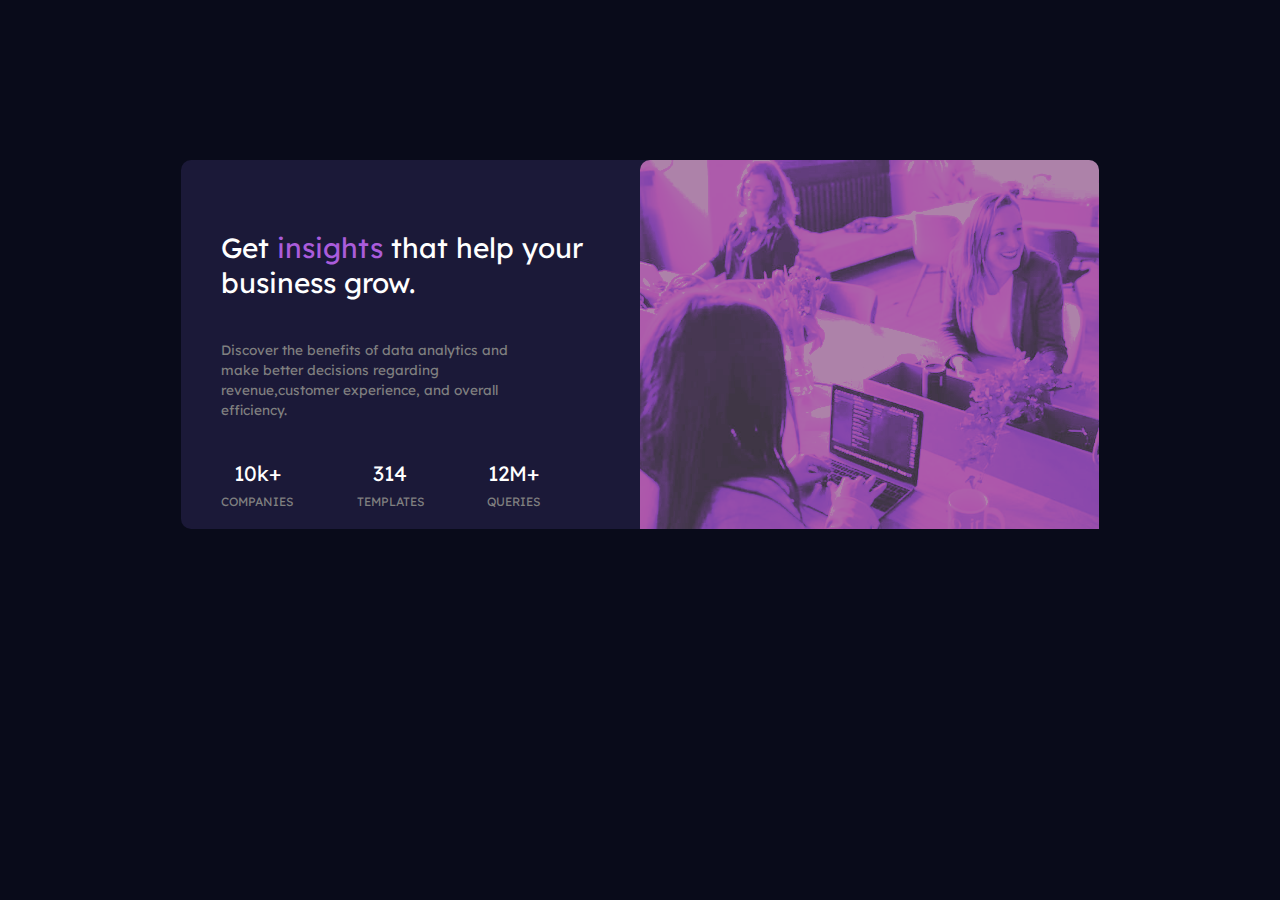
<file: html-css/1-newbie/4-card-component/index.html>
<!DOCTYPE html>
<html lang="en">

<head>
    <meta charset="UTF-8">
    <meta http-equiv="X-UA-Compatible" content="IE=edge">
    <meta name="viewport" content="width=device-width, initial-scale=1.0">
    <link rel="preconnect" href="https://fonts.googleapis.com">
    <link rel="preconnect" href="https://fonts.gstatic.com" crossorigin>
    <link href="https://fonts.googleapis.com/css2?family=Inter:wght@400;700&family=Lexend+Deca&display=swap"
        rel="stylesheet">
    <link rel="stylesheet" href="index.css">
    <link rel="stylesheet" href="responsive-index.css" media="screen and (min-width: 500px)">
    <title>card componet</title>
</head>

<body>
    <section class="universal-container">
        <section class="card-container">
            <img src="./images/image-header-mobile.jpg" alt="">






            <div>

                <div class="description">

                    <p class="principal">
                        Get <span>insights</span> that help your business
                        grow.
                    </p>
                    <p class="secondary">
                        Discover the benefits of data analytics and make better decisions regarding revenue,customer
                        experience, and
                        overall efficiency.
                    </p>

                </div>

                <div class="numbers">
                    <div>
                        <p class="p-number">10k+</p>
                        <p class="p-content">COMPANIES</p>
                    </div>
                    <div>
                        <p class="p-number">314 </p>
                        <p class="p-content">TEMPLATES</p>
                    </div>
                    <div>
                        <p class="p-number">12M+</p>
                        <p class="p-content">QUERIES</p>
                    </div>

                </div>
            </div>

        </section>

    </section>




</body>

</html>
</file>
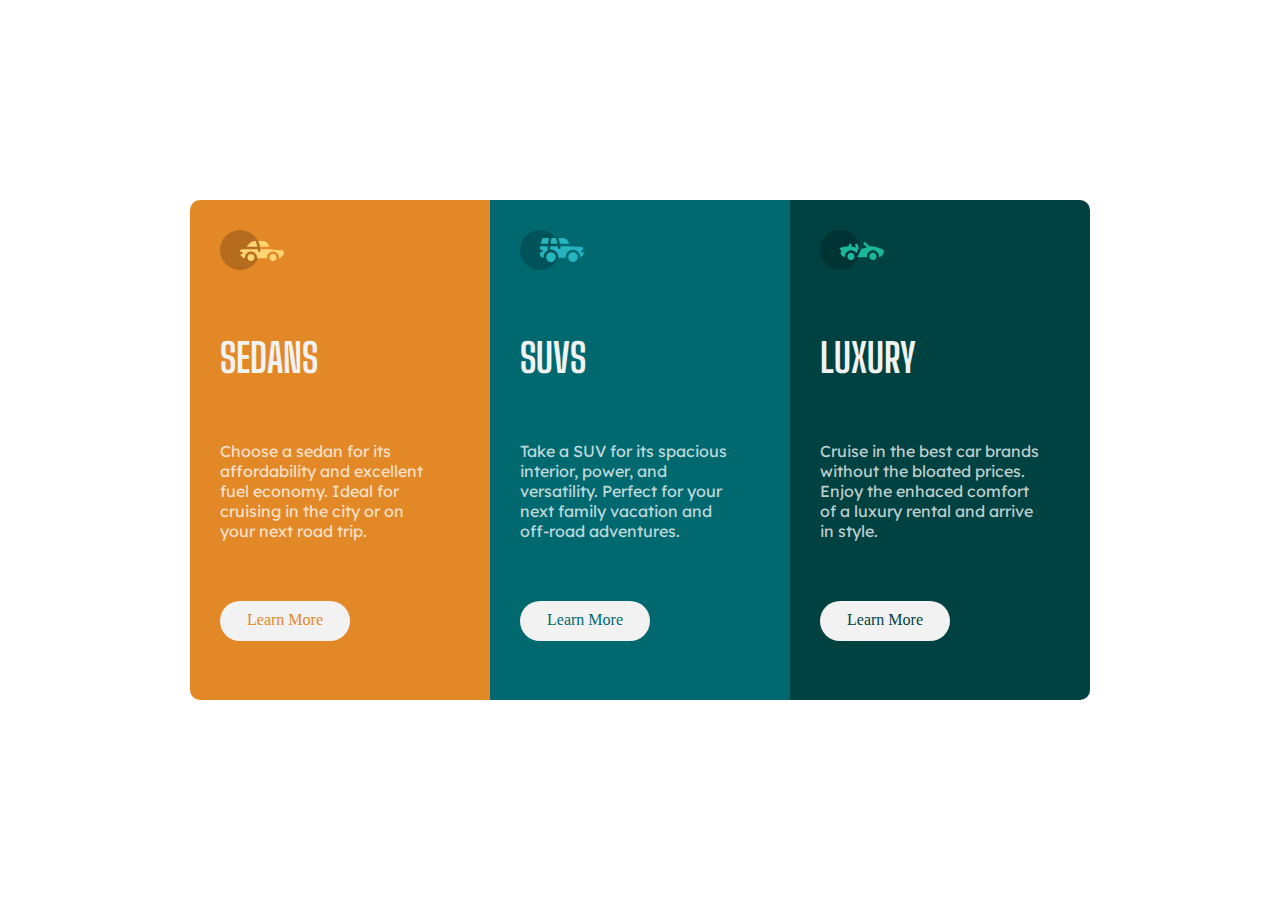
<file: html-css/1-newbie/5-column-card/index.html>
<!DOCTYPE html>
<html lang="en">

<head>
    <meta charset="UTF-8">
    <meta http-equiv="X-UA-Compatible" content="IE=edge">
    <meta name="viewport" content="width=device-width, initial-scale=1.0">
    <link rel="preconnect" href="https://fonts.googleapis.com">
    <link rel="preconnect" href="https://fonts.gstatic.com" crossorigin>
    <link href="https://fonts.googleapis.com/css2?family=Big+Shoulders+Display:wght@700&family=Lexend+Deca&display=swap"
        rel="stylesheet">
    <link rel="stylesheet" href="style.css">
    <link rel="stylesheet" href="responsive.css">
    <title>Document</title>
</head>

<body>

    <main>

        <section>
            <div class="proyect-container ">
                <div class="section-sedans grid-container">
                    <div class="img-container">
                        <img src="./images/icon-sedans.svg" alt="">
                    </div>
                    <p class="title">SEDANS</p>
                    <p class="description">
                        Choose a sedan for its affordability and excellent fuel economy. Ideal for cruising in the city
                        or
                        on your next road trip.
                    </p>
                    <a href="" class="button">Learn More</a>

                </div>

                <div class="section-suvs grid-container">
                    <div class="img-container">
                        <img src="./images/icon-suvs.svg" alt="">
                    </div>
                    <p class="title">SUVS</p>
                    <p class="description">
                        Take a SUV for its spacious interior, power, and versatility. Perfect for your next family
                        vacation
                        and off-road adventures.
                    </p>
                    <a href="" class="button">Learn More</a>
                </div>

                <div class="section-luxury grid-container">
                    <div class="img-container">
                        <img src="./images/icon-luxury.svg" alt="">
                    </div>
                    <p class="title"> LUXURY</p>
                    <p class="description">
                        Cruise in the best car brands without the bloated prices. <br>Enjoy the enhaced comfort of a
                        luxury
                        rental and arrive in style.
                    </p>
                    <a href="" class="button">Learn More</a>
                </div>

            </div>

        </section>

    </main>

</body>

</html>
</file>
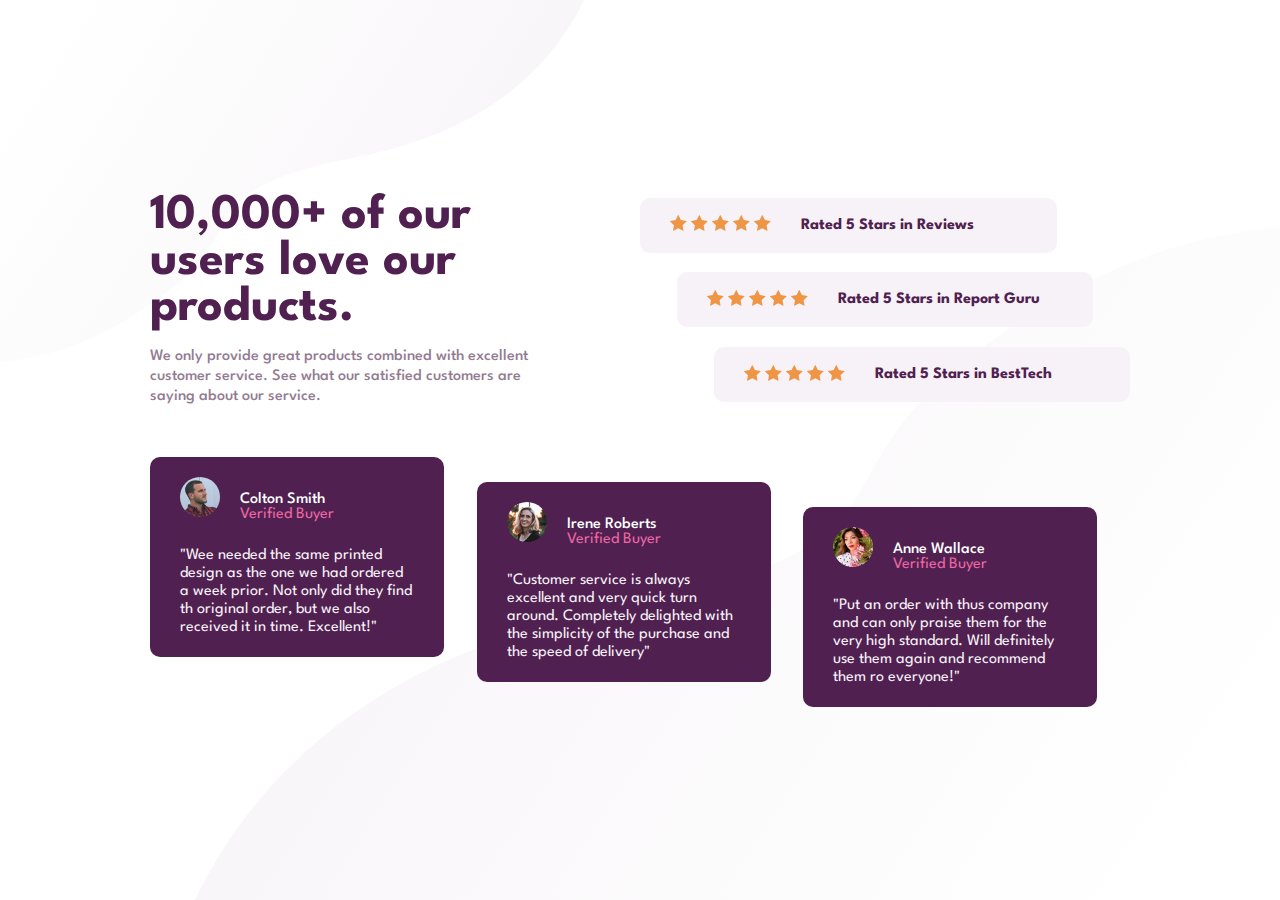
<file: html-css/1-newbie/7-social-proof/index.html>
<!DOCTYPE html>
<html lang="en">

<head>
    <meta charset="UTF-8">
    <meta http-equiv="X-UA-Compatible" content="IE=edge">
    <meta name="viewport" content="width=device-width, initial-scale=1.0">
    <link rel="stylesheet" href="style.css">
    <link rel="preconnect" href="https://fonts.googleapis.com">
    <link rel="preconnect" href="https://fonts.gstatic.com" crossorigin>
    <link href="https://fonts.googleapis.com/css2?family=League+Spartan:wght@400;500;700&display=swap" rel="stylesheet">
    <link rel="stylesheet" href="responsive.css">
    <title>Document</title>
</head>

<body>
    <section class="proyect-container">

        <section class="first-container">
            <article class="firts-container-text">
                <p>10,000+ of our users love our products.</p>
                <p>We only provide great products combined with excellent customer service. See what our satisfied
                    customers are saying about our service.</p>
            </article>

            <article class="first-container-ratings">
                <div class="rating first-rating">
                    <figure class="stars">
                        <img src="./images/icon-star.svg" alt="">
                        <img src="./images/icon-star.svg" alt="">
                        <img src="./images/icon-star.svg" alt="">
                        <img src="./images/icon-star.svg" alt="">
                        <img src="./images/icon-star.svg" alt="">
                    </figure>
                    <p class="stars-text">Rated 5 Stars in Reviews</p>
                </div>

                <div class="rating second-rating">
                    <figure class="stars">
                        <img src="./images/icon-star.svg" alt="">
                        <img src="./images/icon-star.svg" alt="">
                        <img src="./images/icon-star.svg" alt="">
                        <img src="./images/icon-star.svg" alt="">
                        <img src="./images/icon-star.svg" alt="">
                    </figure>
                    <p class="stars-text">Rated 5 Stars in Report Guru</p>
                </div>
                <div class="rating third-rating">
                    <figure class="stars">
                        <img src="./images/icon-star.svg" alt="">
                        <img src="./images/icon-star.svg" alt="">
                        <img src="./images/icon-star.svg" alt="">
                        <img src="./images/icon-star.svg" alt="">
                        <img src="./images/icon-star.svg" alt="">
                    </figure>
                    <p class="stars-text">Rated 5 Stars in BestTech</p>
                </div>

            </article>
        </section>

        <section class="second-container">

            <div class="review-container first-review">

                <div class="person">
                    <img src="./images/image-colton.jpg" alt="">
                    <div class="person-name">
                        <p>Colton Smith</p>
                        <p>Verified Buyer</p>
                    </div>
                </div>
                <p class="person-review">
                    "Wee needed the same printed design as the one we had ordered a week prior. Not
                    only did they
                    find th original order, but we also received it in time. Excellent!"</p>
                <div>

                </div>
            </div>
            <div class="review-container second-review">
                <div class="person">
                    <img src="./images/image-irene.jpg" alt="">
                    <div class="person-name">

                        <p>Irene Roberts</p>
                        <p>Verified Buyer</p>
                    </div>
                </div>
                <p class="person-review">
                    "Customer service is always excellent and very quick turn around. Completely delighted with the
                    simplicity of the purchase and the speed of delivery"</p>
                <div>

                </div>
            </div>
            <div class="review-container third-review">
                <div class="person">
                    <img src="./images/image-anne.jpg" alt="">
                    <div class="person-name">
                        <p>Anne Wallace</p>
                        <p>Verified Buyer</p>
                    </div>
                </div>
                <p class="person-review">
                    "Put an order with thus company and can only praise them for the very high standard. Will definitely
                    use them again and recommend them ro everyone!"</p>
                <div>

                </div>
            </div>



        </section>

    </section>

</body>

</html>
</file>
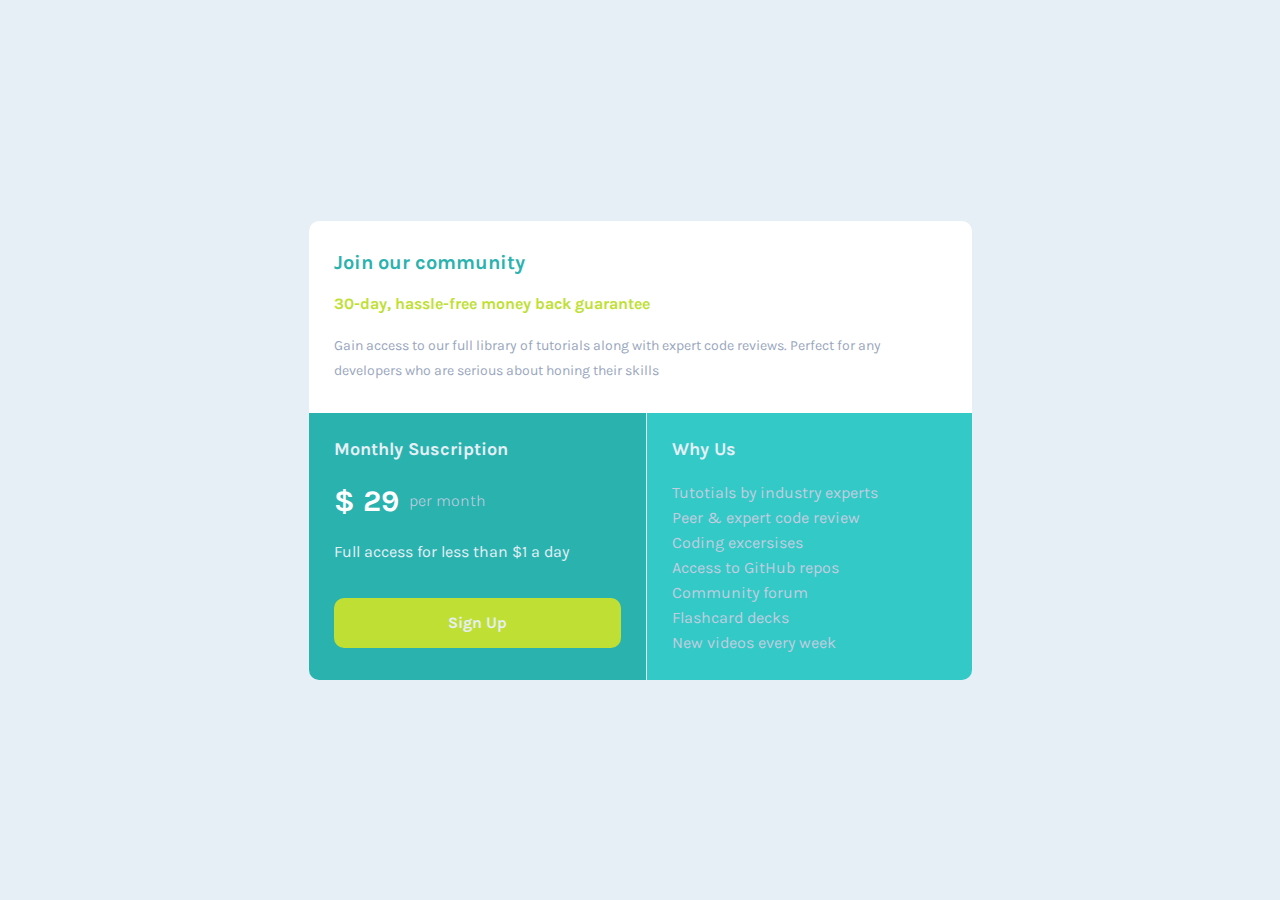
<file: html-css/1-newbie/9-single-price/index.html>
<!DOCTYPE html>
<html lang="en">

<head>
    <meta charset="UTF-8">
    <meta http-equiv="X-UA-Compatible" content="IE=edge">
    <meta name="viewport" content="width=device-width, initial-scale=1.0">
    <link rel="preconnect" href="https://fonts.googleapis.com">
    <link rel="preconnect" href="https://fonts.gstatic.com" crossorigin>
    <link href="https://fonts.googleapis.com/css2?family=Karla:wght@400;700&display=swap" rel="stylesheet">
    <link rel="stylesheet" href="style.css">
    <link rel="stylesheet" href="style-desktop.css">

    <title>Single Price</title>
</head>

<body>
    <main>
        <section class="proyect-container">

            <section class="description-proyect">
                <p class="title">Join our community</p>
                <p class="subtitle">30-day, hassle-free money back guarantee</p>
                <p class="text">Gain access to our full library of tutorials along with expert code reviews. Perfect for
                    any
                    developers who are serious about honing their skills </p>
            </section>

            <section class="price-proyect">
                <p>Monthly Suscription </p>
                <p>$ 29 <span>per month</span></p>
                <p>Full access for less than $1 a day</p>
                <div class="button">
                    <a href="">Sign Up</a>
                </div>
            </section>

            <section class="footer-proyect">
                <p>Why Us</p>
                <p>
                    Tutotials by industry experts <br>
                    Peer & expert code review<br>
                    Coding excersises <br>
                    Access to GitHub repos <br>
                    Community forum<br>
                    Flashcard decks <br>
                    New videos every week <br>
                </p>
            </section>

        </section>
    </main>
</body>

</html>
</file>
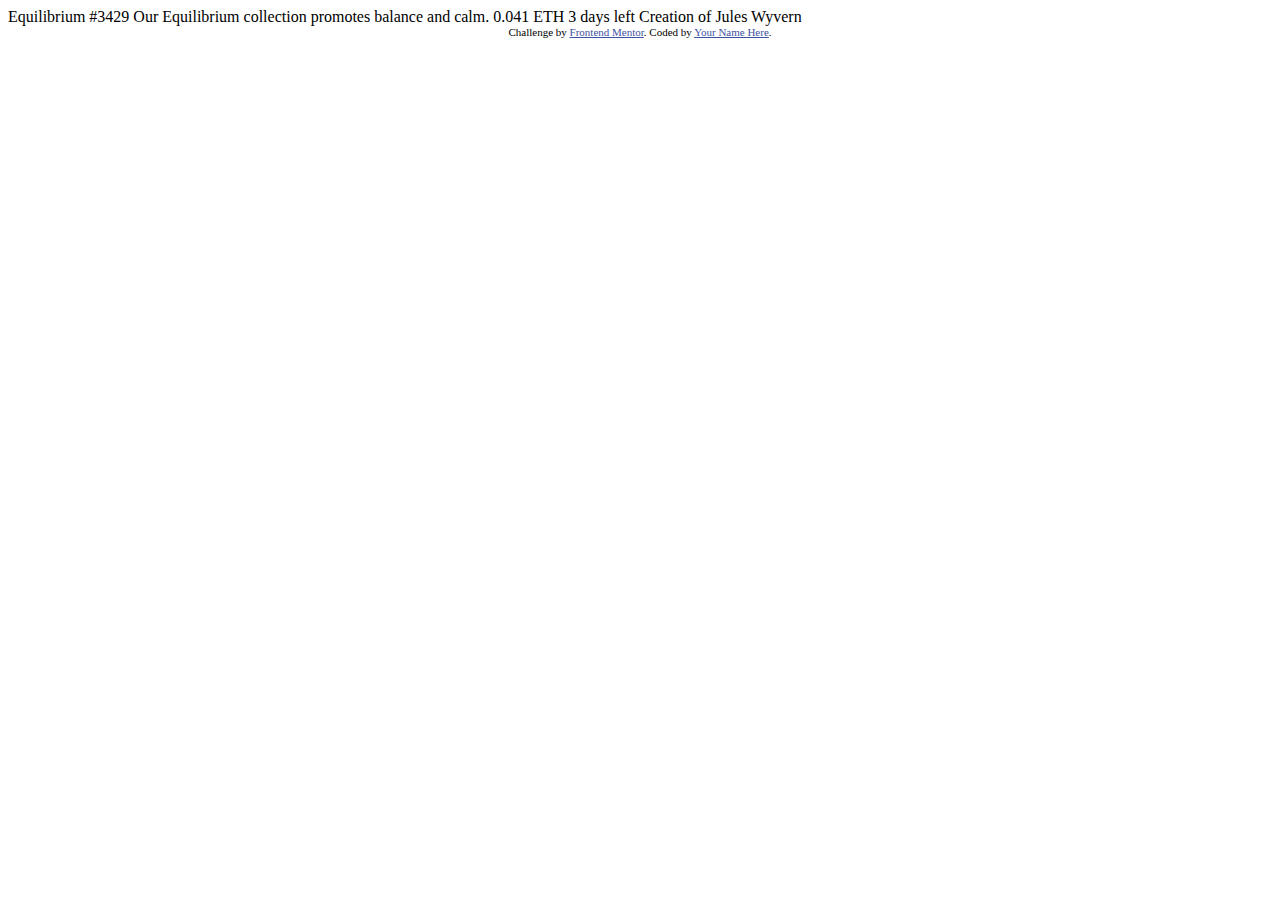
<file: html-css/nft-card/nft-preview-card-component-main/index.html>
<!DOCTYPE html>
<html lang="en">
<head>
  <meta charset="UTF-8">
  <meta name="viewport" content="width=device-width, initial-scale=1.0"> <!-- displays site properly based on user's device -->

  <link rel="icon" type="image/png" sizes="32x32" href="./images/favicon-32x32.png">
  
  <title>Frontend Mentor | NFT preview card component</title>

  <!-- Feel free to remove these styles or customise in your own stylesheet 👍 -->
  <style>
    .attribution { font-size: 11px; text-align: center; }
    .attribution a { color: hsl(228, 45%, 44%); }
  </style>
</head>
<body>

  Equilibrium #3429

  Our Equilibrium collection promotes balance and calm.

  0.041 ETH
  3 days left
  
  Creation of Jules Wyvern

  <div class="attribution">
    Challenge by <a href="https://www.frontendmentor.io?ref=challenge" target="_blank">Frontend Mentor</a>. 
    Coded by <a href="#">Your Name Here</a>.
  </div>
</body>
</html>
</file>
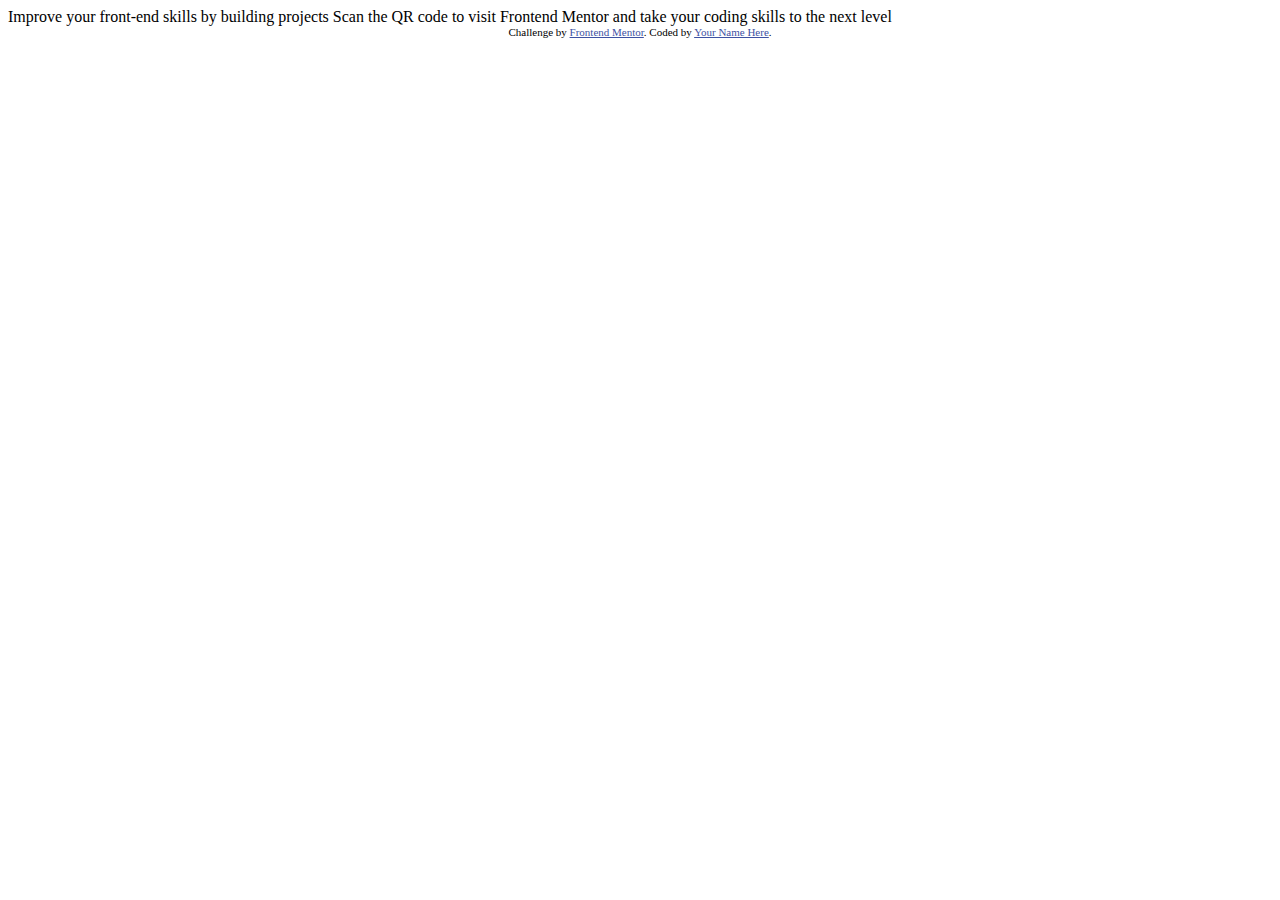
<file: html-css/qr-code/qr-code-component-main/index.html>
<!DOCTYPE html>
<html lang="en">
<head>
  <meta charset="UTF-8">
  <meta name="viewport" content="width=device-width, initial-scale=1.0"> <!-- displays site properly based on user's device -->

  <link rel="icon" type="image/png" sizes="32x32" href="./images/favicon-32x32.png">
  
  <title>Frontend Mentor | QR code component</title>

  <!-- Feel free to remove these styles or customise in your own stylesheet 👍 -->
  <style>
    .attribution { font-size: 11px; text-align: center; }
    .attribution a { color: hsl(228, 45%, 44%); }
  </style>
</head>
<body>

  Improve your front-end skills by building projects

  Scan the QR code to visit Frontend Mentor and take your coding skills to the next level
  
  <div class="attribution">
    Challenge by <a href="https://www.frontendmentor.io?ref=challenge" target="_blank">Frontend Mentor</a>. 
    Coded by <a href="#">Your Name Here</a>.
  </div>
</body>
</html>
</file>
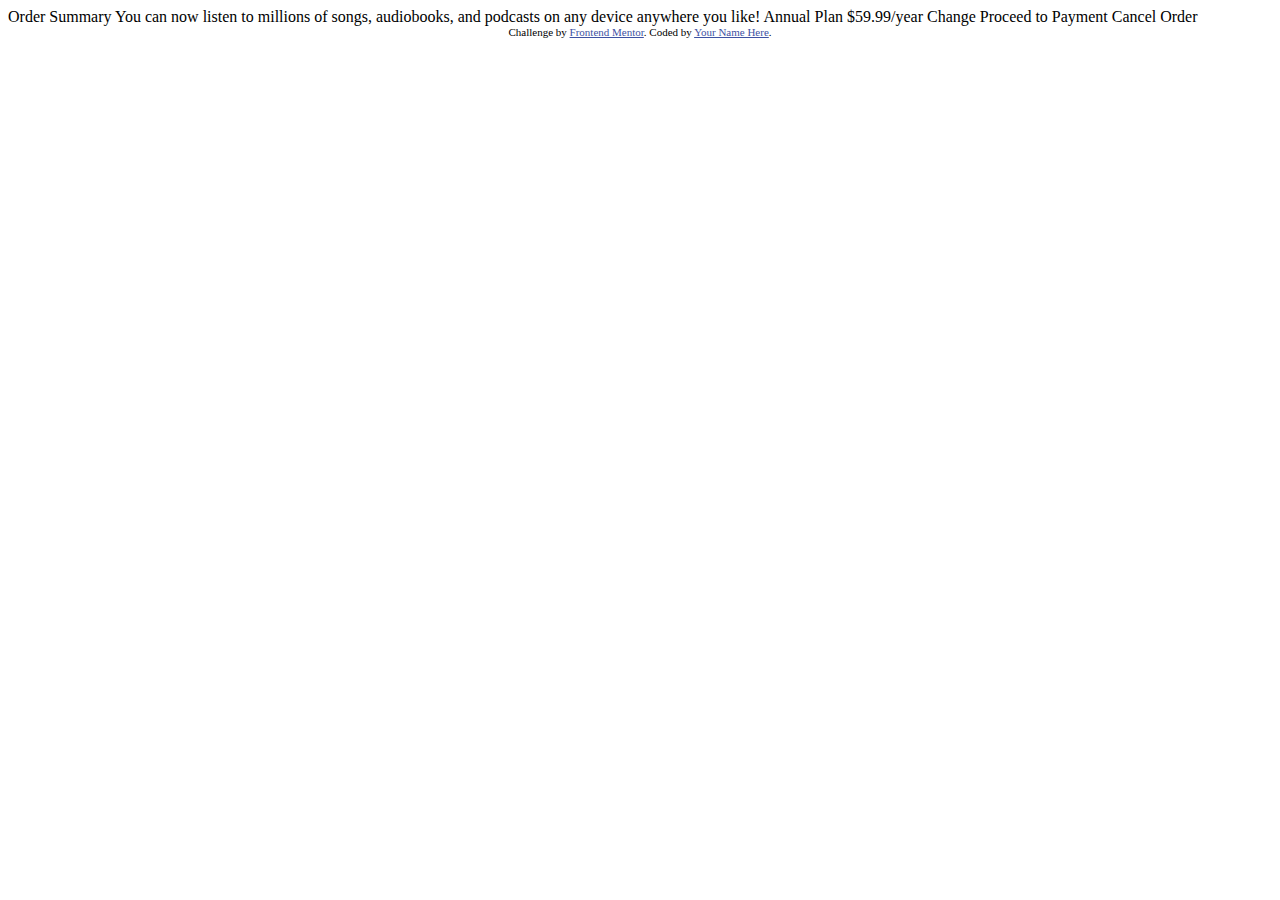
<file: html-css/Summary/order-summary-component-main/index.html>
<!DOCTYPE html>
<html lang="en">
<head>
  <meta charset="UTF-8">
  <meta name="viewport" content="width=device-width, initial-scale=1.0"> <!-- displays site properly based on user's device -->

  <link rel="icon" type="image/png" sizes="32x32" href="./images/favicon-32x32.png">
  
  <title>Frontend Mentor | Order summary card</title>

  <!-- Feel free to remove these styles or customise in your own stylesheet 👍 -->
  <style>
    .attribution { font-size: 11px; text-align: center; }
    .attribution a { color: hsl(228, 45%, 44%); }
  </style>
</head>
<body>

  Order Summary

  You can now listen to millions of songs, audiobooks, and podcasts on any 
  device anywhere you like!

  Annual Plan
  $59.99/year

  Change

  Proceed to Payment
  Cancel Order
  
  <div class="attribution">
    Challenge by <a href="https://www.frontendmentor.io?ref=challenge" target="_blank">Frontend Mentor</a>. 
    Coded by <a href="#">Your Name Here</a>.
  </div>
</body>
</html>
</file>
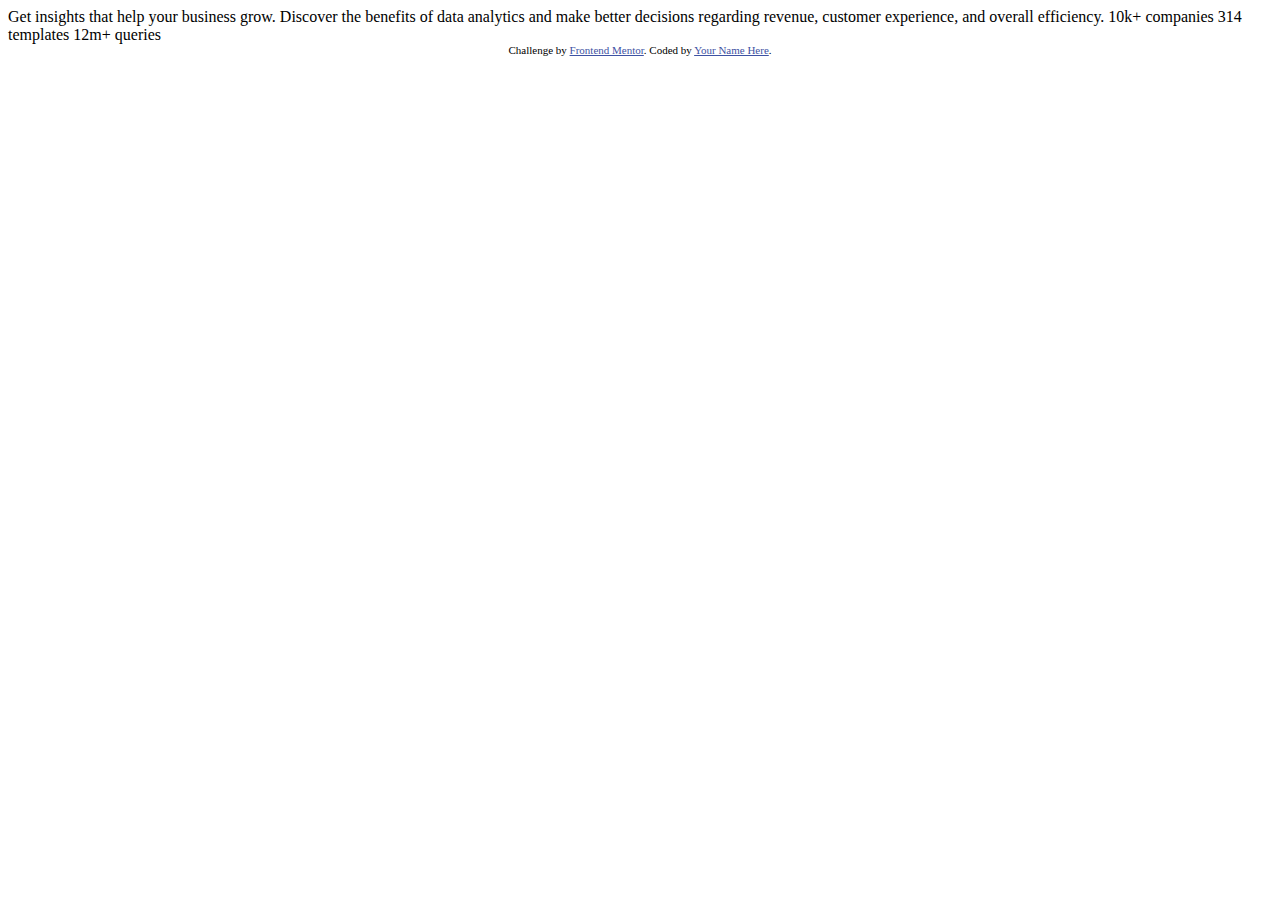
<file: html-css/1-newbie/4-card-component/stats-preview-card-component-main/index.html>
<!DOCTYPE html>
<html lang="en">
<head>
  <meta charset="UTF-8">
  <meta name="viewport" content="width=device-width, initial-scale=1.0"> <!-- displays site properly based on user's device -->

  <link rel="icon" type="image/png" sizes="32x32" href="./images/favicon-32x32.png">
  
  <title>Frontend Mentor | Stats preview card component</title>

  <!-- Feel free to remove these styles or customise in your own stylesheet 👍 -->
  <style>
    .attribution { font-size: 11px; text-align: center; }
    .attribution a { color: hsl(228, 45%, 44%); }
  </style>
</head>
<body>

  Get insights that help your business grow.

  Discover the benefits of data analytics and make better decisions regarding revenue, customer 
  experience, and overall efficiency.

  10k+ companies
  314 templates
  12m+ queries

  <div class="attribution">
    Challenge by <a href="https://www.frontendmentor.io?ref=challenge" target="_blank">Frontend Mentor</a>. 
    Coded by <a href="#">Your Name Here</a>.
  </div>
</body>
</html>
</file>
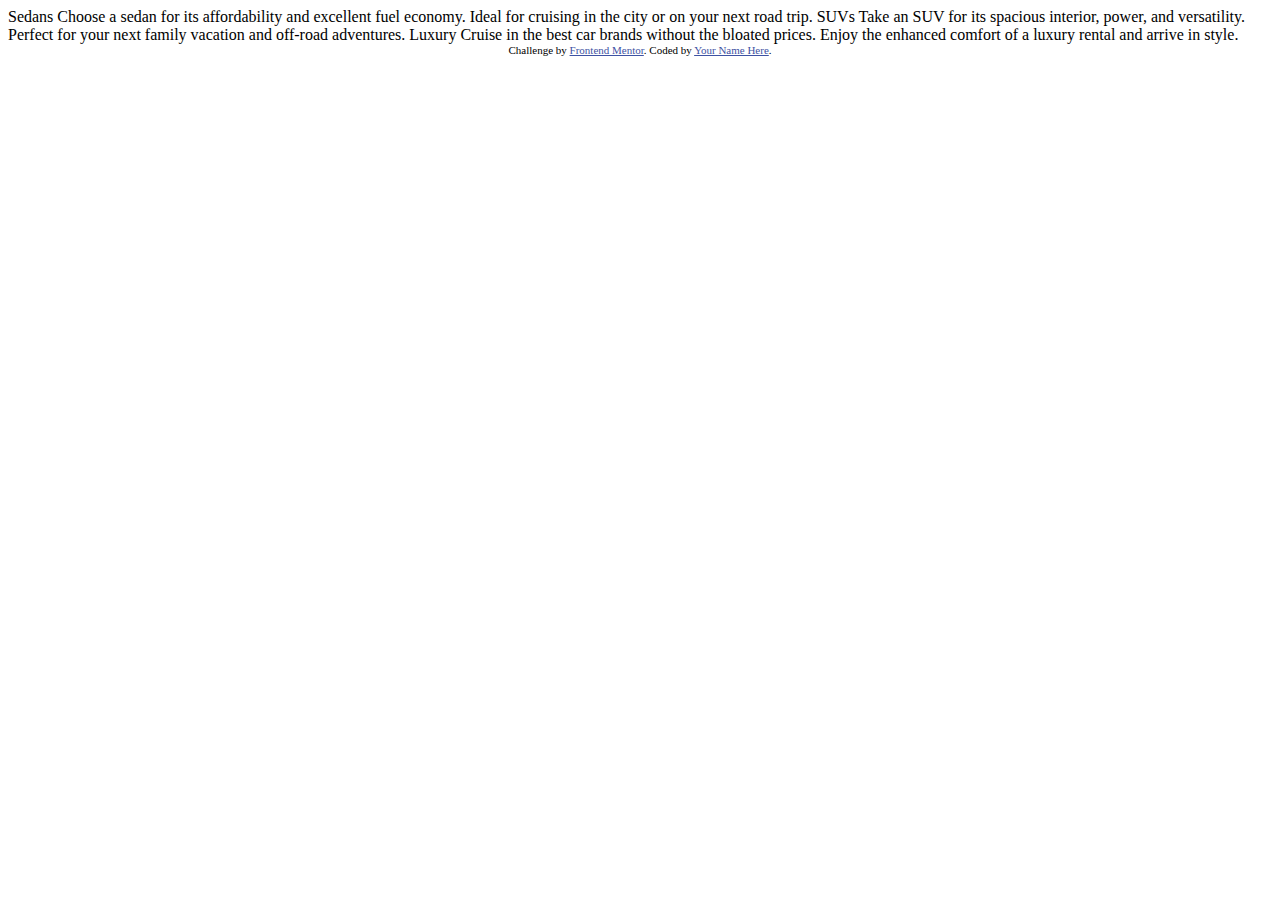
<file: html-css/1-newbie/5-column-card/3-column-preview-card-component-main/index.html>
<!DOCTYPE html>
<html lang="en">
<head>
  <meta charset="UTF-8">
  <meta name="viewport" content="width=device-width, initial-scale=1.0"> <!-- displays site properly based on user's device -->

  <link rel="icon" type="image/png" sizes="32x32" href="./images/favicon-32x32.png">
  
  <title>Frontend Mentor | 3-column preview card component</title>

  <!-- Feel free to remove these styles or customise in your own stylesheet 👍 -->
  <style>
    .attribution { font-size: 11px; text-align: center; }
    .attribution a { color: hsl(228, 45%, 44%); }
  </style>
</head>
<body>
  
  Sedans
  Choose a sedan for its affordability and excellent fuel economy. Ideal for cruising in the city 
  or on your next road trip.

  SUVs
  Take an SUV for its spacious interior, power, and versatility. Perfect for your next family vacation 
  and off-road adventures.

  Luxury
  Cruise in the best car brands without the bloated prices. Enjoy the enhanced comfort of a luxury 
  rental and arrive in style.
  
  <div class="attribution">
    Challenge by <a href="https://www.frontendmentor.io?ref=challenge" target="_blank">Frontend Mentor</a>. 
    Coded by <a href="#">Your Name Here</a>.
  </div>
</body>
</html>
</file>
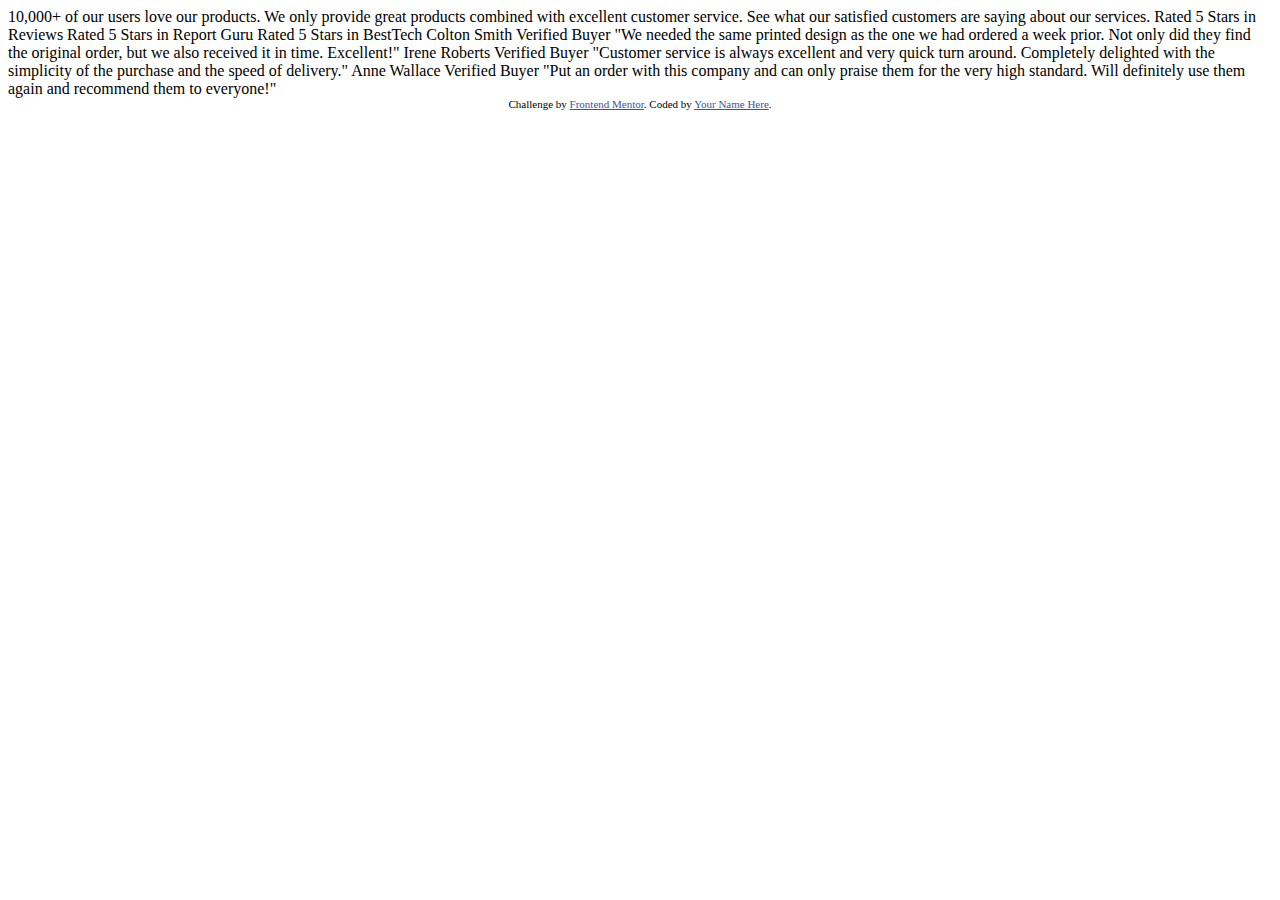
<file: html-css/1-newbie/7-social-proof/social-proof-section-master/index.html>
<!DOCTYPE html>
<html lang="en">
  <head>
    <meta charset="UTF-8" />
    <meta name="viewport" content="width=device-width, initial-scale=1.0" />
    <!-- displays site properly based on user's device -->

    <link
      rel="icon"
      type="image/png"
      sizes="32x32"
      href="./images/favicon-32x32.png"
    />

    <title>Frontend Mentor | Social proof section</title>

    <!-- Feel free to remove these styles or customise in your own stylesheet 👍 -->
    <style>
      .attribution {
        font-size: 11px;
        text-align: center;
      }
      .attribution a {
        color: hsl(228, 45%, 44%);
      }
    </style>
  </head>
  <body>
    10,000+ of our users love our products.

    We only provide great products combined with excellent customer service.
    See what our satisfied customers are saying about our services.
    
    Rated 5 Stars in Reviews
    Rated 5 Stars in Report Guru
    Rated 5 Stars in BestTech
    
    Colton Smith 
    Verified Buyer
    "We needed the same printed design as the one we had ordered a week prior.
    Not only did they find the original order, but we also received it in time.
    Excellent!"
    
    Irene Roberts 
    Verified Buyer
    "Customer service is always excellent and very quick turn around. Completely
    delighted with the simplicity of the purchase and the speed of delivery."
    
    Anne Wallace 
    Verified Buyer
    "Put an order with this company and can only praise them for the very high
    standard. Will definitely use them again and recommend them to everyone!"

    <div class="attribution">
      Challenge by
      <a href="https://www.frontendmentor.io?ref=challenge" target="_blank"
        >Frontend Mentor</a
      >. Coded by <a href="#">Your Name Here</a>.
    </div>
  </body>
</html>
</file>
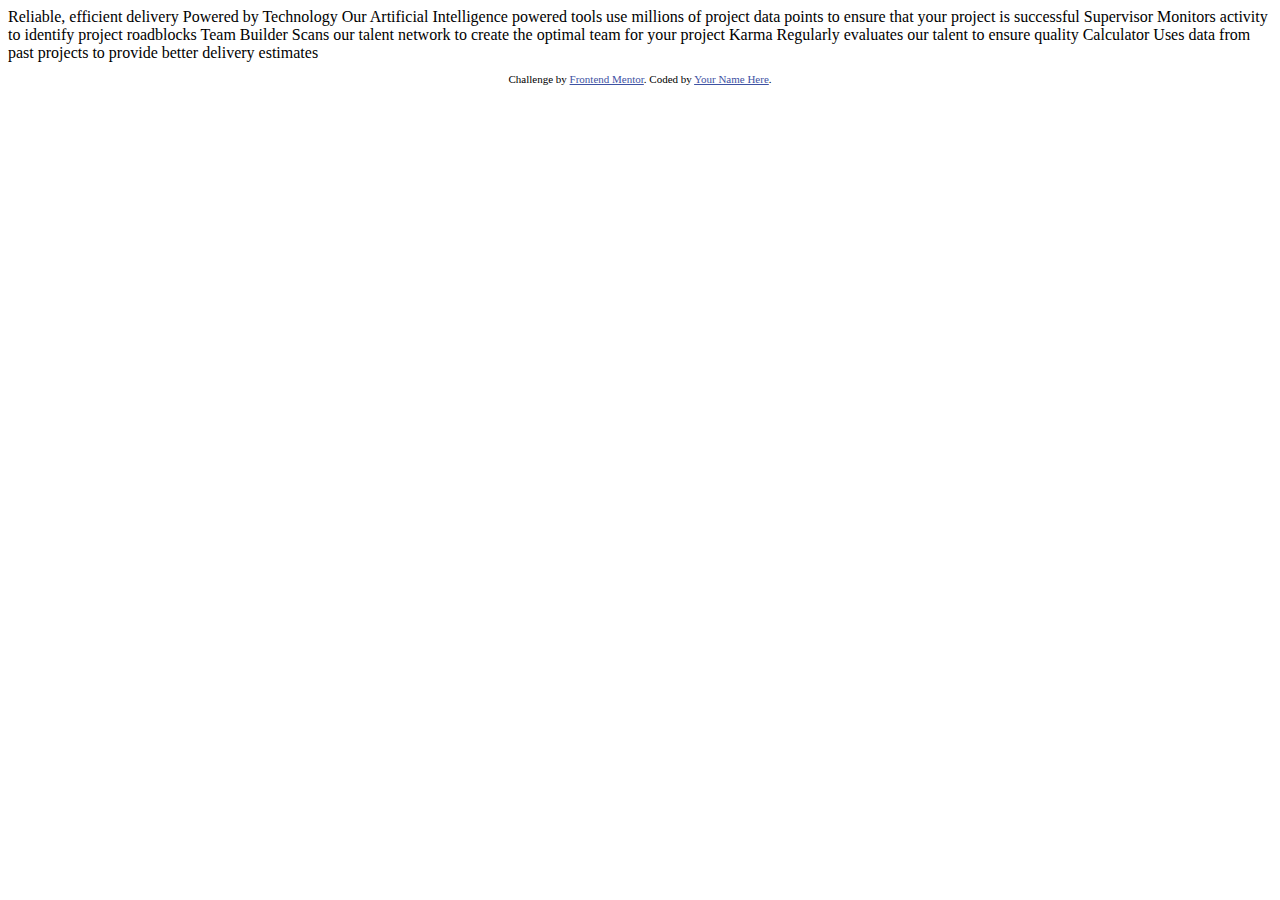
<file: html-css/1-newbie/8-four-card/four-card-feature-section-master/index.html>
<!DOCTYPE html>
<html lang="en">
<head>
  <meta charset="UTF-8">
  <meta name="viewport" content="width=device-width, initial-scale=1.0"> <!-- displays site properly based on user's device -->

  <link rel="icon" type="image/png" sizes="32x32" href="./images/favicon-32x32.png">
  
  <title>Frontend Mentor | Four card feature section</title>

  <!-- Feel free to remove these styles or customise in your own stylesheet 👍 -->
  <style>
    .attribution { font-size: 11px; text-align: center; }
    .attribution a { color: hsl(228, 45%, 44%); }
  </style>
</head>
<body>
  
  Reliable, efficient delivery
  Powered by Technology

  Our Artificial Intelligence powered tools use millions of project data points 
  to ensure that your project is successful

  Supervisor
  Monitors activity to identify project roadblocks

  Team Builder
  Scans our talent network to create the optimal team for your project

  Karma
  Regularly evaluates our talent to ensure quality

  Calculator
  Uses data from past projects to provide better delivery estimates

  
  <footer>
    <p class="attribution">
      Challenge by <a href="https://www.frontendmentor.io?ref=challenge" target="_blank">Frontend Mentor</a>. 
      Coded by <a href="#">Your Name Here</a>.
    </p>
  </footer>
</body>
</html>
</file>
<file: html-css/1-newbie/4-card-component/index.css>
:root {
  --Verydarkblue: hsl(233, 47%, 7%);
  --Darkdesaturatedblue: hsl(244, 38%, 16%);
  --violet: hsl(270, 100%, 0%);
  --Softviolet: hsl(277, 64%, 61%);
  --White: hsl(0, 0%, 100%);
  --Slightlytransparentwhite: hsla(0, 0%, 100%, 0.75);
}
* {
  box-sizing: border-box;
  margin: 0;
  padding: 0;
  font-family: "Inter", sans-serif;
  font-family: "Lexend Deca", sans-serif;
}
html {
  background-color: var(--Verydarkblue);
}

.universal-container {
  display: flex;
  justify-content: center;
  height: 100%;
}
.card-container {
  margin: 60px 0;
  display: grid;
  grid-template-columns: 1fr;
  width: 85%;
  background-color: var(--Darkdesaturatedblue);
  border-radius: 10px;
}
img {
  width: 100%;
  height: 225px;
  object-fit: cover;
  filter: invert(2%) sepia(50%) saturate(6520%) hue-rotate(272deg)
    brightness(80%) contrast(60%);
  border-radius: 10px 10px 0 0;
  margin-bottom: 30px;
}

.principal {
  text-align: center;
  font-size: 1.75rem;
  color: var(--White);
  margin-bottom: 26px;
  margin-right: 20px;
  margin-left: 20px;
}
.principal span {
  color: var(--Softviolet);
}

.secondary {
  text-align: center;
  font-size: 0.85rem;
  line-height: 20px;
  color: gray;
  margin-bottom: 26px;
}

.numbers {
  display: grid;
  justify-content: center;
}

.numbers .p-number {
  text-align: center;
  font-size: 1.6rem;
  color: var(--White);
  margin-bottom: 8px;
}

.numbers .p-content {
  text-align: center;
  font-size: 0.85rem;
  color: gray;
  margin-bottom: 20px;
}
</file>
<file: html-css/1-newbie/4-card-component/responsive-index.css>
.universal-container {
  margin: 100px;
  align-content: center;
}
.card-container {
  grid-template-columns: 1fr 1fr;
  grid-template-areas: "uno dos";
}

img {
  width: 100%;
  height: 100%;
  grid-area: dos;
}

.principal {
  text-align: start;
  margin: 40px;
  margin-top: 70px;
}

.secondary {
  text-align: start;
  margin: 40px;
  margin-right: 130px;
}

.numbers {
  display: flex;
  justify-content: space-between;
  margin-left: 40px;
  margin-right: 100px;
}

.numbers .p-number {
  font-size: 1.3rem;
}

.numbers .p-content {
  font-size: 0.75rem;
}
</file>
<file: html-css/1-newbie/5-column-card/style.css>
:root {
  /*primary*/
  --Bright-orange: hsl(31, 77%, 52%);
  --Dark-cyan: hsl(184, 100%, 22%);
  --Very-dark-cyan: hsl(179, 100%, 13%);

  /*neutral*/
  /*paragraphs*/
  --Transparent-white: hsla(0, 0%, 100%, 0.75);
  /*background, headings, buttons*/
  --Very-light-gray: hsl(0, 0%, 95%);
  --titles: "Big Shoulders Display", cursive;
  --normal-text: "Lexend Deca", sans-serif;
}
* {
  box-sizing: border-box;
  margin: 0;
  padding: 0;
}
.grid-container {
  max-width: 358px;
}
section {
  display: grid;
  justify-content: center;
}
.proyect-container {
  width: 100%;
  display: grid;
  grid-template-columns: 1fr;
  margin: 80px 0;
  justify-content: center;
}

.section-sedans {
  display: grid;
  width: 90%;
  background-color: var(--Bright-orange);
  border-radius: 10px 10px 0 0;
  margin: 0 auto;
}

.img-container {
  padding: 30px;
}

.title {
  font-size: 40px;
  font-weight: 700;
  font-family: var(--titles);
  padding-left: 30px;
  margin-bottom: 30px;
  color: var(--Very-light-gray);
}

.description {
  font-family: var(--normal-text);
  padding: 0 50px 0 30px;
  color: var(--Transparent-white);
}
.button {
  text-align: center;
  display: block;
  width: 130px;
  height: 40px;
  margin: 30px;
  padding: 10px;
  border-radius: 50px;
  text-decoration: none;
  background-color: var(--Very-light-gray);
}
.section-sedans .button {
  color: var(--Bright-orange);
}

.section-suvs {
  display: grid;
  width: 90%;
  background-color: var(--Dark-cyan);
  margin: 0 auto;
}

.section-suvs .button {
  color: var(--Dark-cyan);
}

.section-luxury {
  display: grid;
  width: 90%;
  background-color: var(--Very-dark-cyan);
  border-radius: 0 0 10px 10px;
  margin: 0 auto;
}

.section-luxury .button {
  color: var(--Very-dark-cyan);
}
</file>
<file: html-css/1-newbie/5-column-card/responsive.css>
@media (min-width: 700px) {
  html {
    height: 100vh;
  }
  main {
    width: 100%;
    height: 100vh;
  }
  section {
    width: 100%;
    height: 100vh;
    align-content: center;
  }
  .proyect-container {
    grid-template-columns: 300px 300px 300px;
    grid-template-rows: 1fr;
    height: 500px;
  }
  .section-sedans {
    grid-column: 1;
    border-radius: 10px 0 0 10px;
    width: 100%;
  }
  .section-suvs {
    grid-row: 1;
    grid-column: 2;
    width: 100%;
  }
  .section-luxury {
    grid-row: 1;
    grid-column: 3;
    border-radius: 0 10px 10px 0;
    width: 100%;
  }
}
</file>
<file: html-css/1-newbie/7-social-proof/style.css>
:root {
  --Very-Dark-Magenta: hsl(300, 43%, 22%);
  --Soft-Pink: hsl(333, 80%, 67%);
  --Dark-Grayish-Magenta: hsl(303, 10%, 53%);
  --Light-Grayish-Magenta: hsl(300, 24%, 96%);
  --White: hsl(0, 0%, 100%);
}
* {
  box-sizing: border-box;
  margin: 0;
  padding: 0;
  font-family: "League Spartan", sans-serif;
}
html {
  background-image: url(./images/bg-pattern-top-desktop.svg);
  background-repeat: no-repeat;
  background-position: left top;
}
body {
  height: 100vh;
  background-image: url(./images/bg-pattern-bottom-desktop.svg);
  background-repeat: no-repeat;
  background-position: right bottom;
}

.proyect-container {
  width: 100%;
  height: 100vh;
  display: flex;
  flex-direction: column;
  place-content: center center;
  justify-items: center;
  align-items: center;
}

.first-container {
  width: 980px;
  display: grid;
  grid-template-columns: repeat(2, 1fr);
  margin-bottom: 30px;
}

.firts-container-text p:nth-child(1) {
  font-weight: bold;
  font-size: 50px;
  padding-right: 50px;
  color: var(--Very-Dark-Magenta);
  margin-bottom: 16px;
}

.firts-container-text p:nth-child(2) {
  font-weight: 500;
  color: var(--Dark-Grayish-Magenta);
  padding-right: 80px;
  line-height: 20px;
}

.first-container-ratings {
  display: grid;
  align-items: center;
  grid-auto-rows: 1fr 1fr 1fr;
  row-gap: 10px;
}

.rating {
  display: flex;
  align-items: center;
  width: 85%;
  height: 55px;
  background-color: var(--Light-Grayish-Magenta);
  border-radius: 10px;
}

.rating .stars {
  margin: 0 30px;
}

.rating .stars-text {
  color: var(--Very-Dark-Magenta);
  font-weight: bold;
}

.second-rating {
  justify-self: center;
}

.third-rating {
  justify-self: end;
}

.second-container {
  width: 980px;
  height: 250px;
  display: grid;
  grid-template-columns: repeat(3, 1fr);
  margin-top: 20px;
}

.review-container {
  width: 90%;
  height: 80%;
  grid-template-rows: 0.6fr 1fr;
  background-color: var(--Very-Dark-Magenta);
  border-radius: 10px;
}

.person {
  display: flex;
}
.person img {
  margin: 20px 20px 20px 30px;
  height: 40px;
  border-radius: 50px;
}

.person-name {
  margin-top: 35px;
}

.person-name p:nth-child(1) {
  color: var(--White);
  font-weight: 500;
}

.person-name p:nth-child(2) {
  color: var(--Soft-Pink);
}

.person-review {
  margin: 10px 30px 30px 30px;
  line-height: 18px;
  color: var(--Light-Grayish-Magenta);
}

.second-review {
  align-self: center;
}
.third-review {
  align-self: end;
}
</file>
<file: html-css/1-newbie/7-social-proof/responsive.css>
@media (max-width: 980px) {
  body {
    height: 1300px;
  }
  .first-container {
    grid-template-columns: 1fr;
    justify-items: center;
    max-width: 320px;
  }

  .firts-container-text p:nth-child(1) {
    font-size: 40px;
    text-align: center;
    padding: 0 30px;
  }
  .firts-container-text p:nth-child(2) {
    text-align: center;
    padding: 0;
  }
  .first-container-ratings {
    width: 90%;
    margin-top: 30px;
  }
  .rating {
    flex-direction: column;
    width: 100%;
  }

  .rating .stars {
    margin-top: 10px;
  }

  .second-container {
    width: 320px;
    display: grid;
    grid-template-columns: 1fr;
    justify-items: center;
    margin: 20px 0;
  }

  .review-container {
    width: 90%;
    height: 95%;
    grid-template-rows: 0.6fr 1fr;
    background-color: var(--Very-Dark-Magenta);
    border-radius: 10px;
  }
}
</file>
<file: html-css/1-newbie/9-single-price/style.css>
:root {
  --Cyan: hsl(179, 62%, 43%);
  --Bright-Yellow: hsl(71, 73%, 54%);
  --Light-Gray: hsl(204, 43%, 93%);
  --Grayish-Blue: hsl(218, 22%, 67%);
  --Grayish-Blue2: hsl(218, 30%, 82%);
  --Cyan2: rgb(50, 201, 199);
}
* {
  box-sizing: border-box;
  margin: 0;
  padding: 0;
  font-family: "Karla", sans-serif;
}
html {
  background-color: var(--Light-Gray);
}
.proyect-container {
  width: 100%;
  height: auto;
  display: grid;
  grid-template-rows: auto;
  margin-top: 50px;
  justify-items: center;
}

.description-proyect {
  display: grid;
  width: 85%;
  padding: 30px 25px;
  background-color: white;
  border-radius: 10px 10px 0 0;
}
.description-proyect .title {
  font-size: 20px;
  font-weight: bold;
  margin-bottom: 20px;
  color: var(--Cyan);
}
.description-proyect .subtitle {
  color: var(--Bright-Yellow);
  font-weight: bold;
  margin-bottom: 20px;
}
.description-proyect .text {
  color: var(--Grayish-Blue);
  font-size: 14px;
  line-height: 25px;
}

.price-proyect {
  display: grid;
  width: 85%;
  padding: 25px;
  background-color: var(--Cyan);
}

.price-proyect p:nth-child(1) {
  font-size: 18px;
  color: var(--Light-Gray);
  margin-bottom: 16px;
  font-weight: bold;
}
.price-proyect p:nth-child(2) {
  display: flex;
  font-size: 30px;
  color: white;
  margin-bottom: 16px;
  font-weight: bold;
}

.price-proyect p:nth-child(2) span {
  font-size: 16px;
  color: var(--Grayish-Blue2);
  font-weight: 300;
  margin: 8px 0 0 10px;
}

.price-proyect p:nth-child(3) {
  color: var(--Light-Gray);
  margin-bottom: 30px;
}

.button {
  display: grid;
  justify-self: center;
  background-color: var(--Bright-Yellow);
  height: 50px;
  width: 100%;
  border-radius: 10px;
  align-items: center;
}
.button a {
  text-decoration: none;
  text-align: center;
  font-weight: bold;
  color: var(--Light-Gray);
}

.footer-proyect {
  display: grid;
  width: 85%;
  padding: 25px;
  border-radius: 0 0 10px 10px;
  background-color: var(--Cyan2);
  margin-bottom: 50px;
}

.footer-proyect p:nth-child(1) {
  font-size: 18px;
  font-weight: bold;
  color: var(--Light-Gray);
  margin-bottom: 20px;
}

.footer-proyect p:nth-child(2) {
  color: var(--Grayish-Blue2);
  line-height: 25px;
}
</file>
<file: html-css/1-newbie/9-single-price/style-desktop.css>
@media (min-width: 450px) {
  body {
    display: grid;
    justify-items: center;
    height: 100vh;
    align-items: center;
  }
  .proyect-container {
    max-width: 780px;
    justify-self: center;
    grid-template-areas:
      "first first"
      "second tercero";
  }
  .description-proyect {
    grid-area: first;
  }
  .price-proyect {
    grid-area: second;
    margin-left: 15%;
    margin-bottom: 50px;
    border-radius: 0 0 0 10px;
  }
  .footer-proyect {
    grid-area: tercero;
    margin-right: 15%;
    border-radius: 0 0 10px 0;
  }
}
</file>
